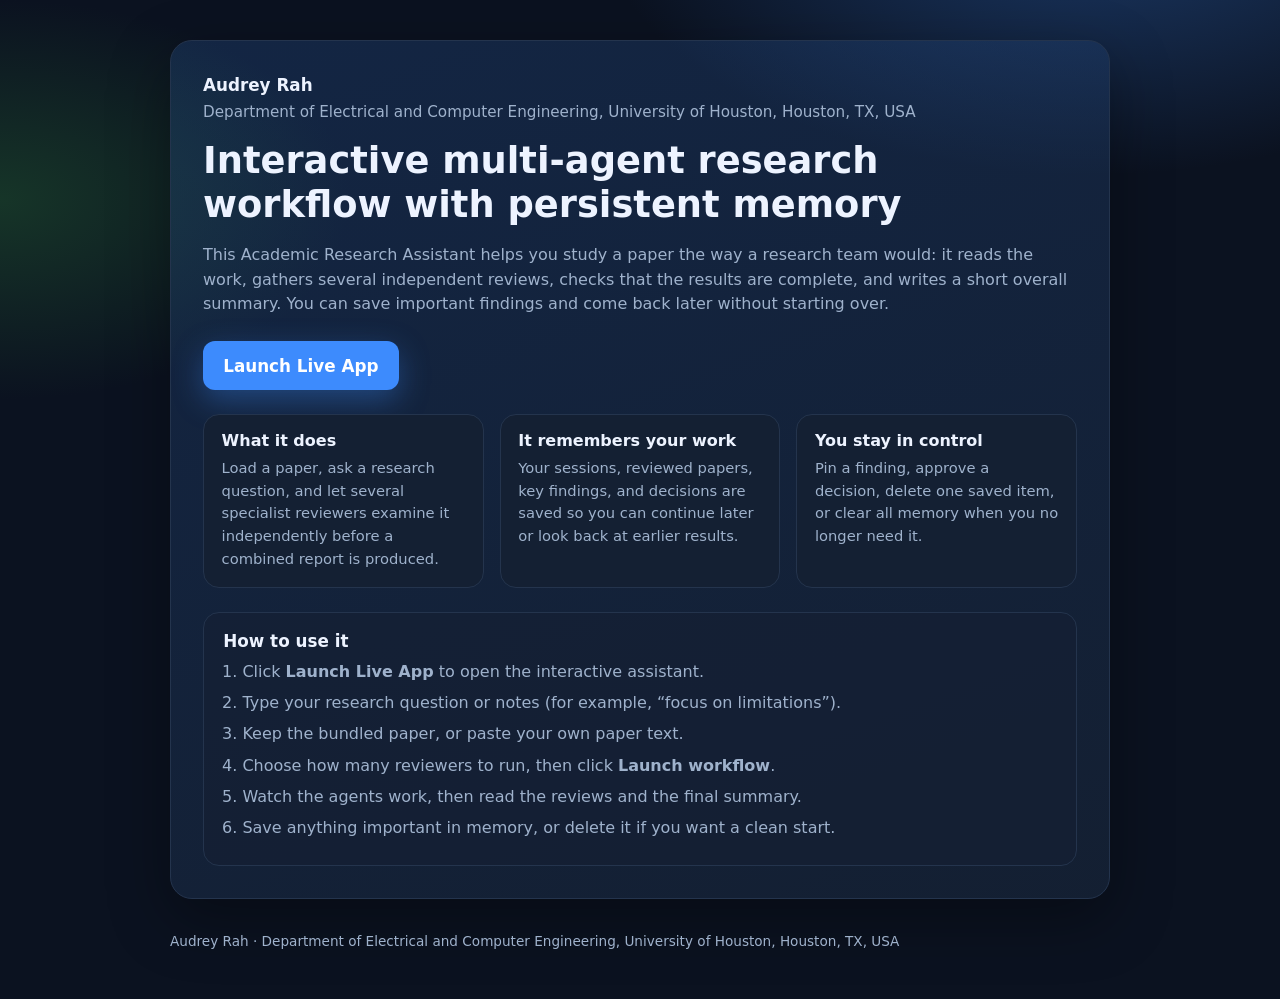
<file: docs/index.html>
<!DOCTYPE html>
<html lang="en">
<head>
  <meta charset="UTF-8" />
  <meta name="viewport" content="width=device-width, initial-scale=1" />
  <title>Academic Research Assistant</title>
  <meta name="description" content="Interactive Academic Research Assistant that helps you analyze papers, collect independent reviews, and remember your research across sessions." />
  <style>
    :root {
      --bg: #0b1220;
      --card: #142033;
      --ink: #edf3ff;
      --muted: #9fb2cc;
      --accent: #3d8bfd;
      --accent2: #56d3a0;
      --line: #24344d;
    }
    * { box-sizing: border-box; }
    body {
      margin: 0;
      font-family: "Segoe UI", system-ui, sans-serif;
      color: var(--ink);
      background:
        radial-gradient(900px 500px at 85% -10%, #1c3b6a 0%, transparent 55%),
        radial-gradient(700px 400px at 0% 20%, #163528 0%, transparent 50%),
        var(--bg);
      min-height: 100vh;
    }
    .wrap { max-width: 980px; margin: 0 auto; padding: 2.5rem 1.25rem 3rem; }
    .hero {
      background: linear-gradient(160deg, rgba(61,139,253,0.16), rgba(20,32,51,0.95));
      border: 1px solid var(--line);
      border-radius: 22px;
      padding: 2rem;
      box-shadow: 0 20px 60px rgba(0,0,0,0.35);
    }
    .author {
      color: var(--muted);
      font-size: 0.95rem;
      line-height: 1.45;
      margin-bottom: 1rem;
    }
    .author strong { color: var(--ink); display: block; font-size: 1.05rem; margin-bottom: 0.2rem; }
    h1 { margin: 0 0 0.75rem; font-size: clamp(1.6rem, 3vw, 2.3rem); line-height: 1.2; }
    p { color: var(--muted); line-height: 1.55; }
    .cta { display: flex; flex-wrap: wrap; gap: 0.75rem; margin-top: 1.5rem; }
    .btn {
      display: inline-flex;
      align-items: center;
      justify-content: center;
      text-decoration: none;
      border-radius: 12px;
      padding: 0.85rem 1.2rem;
      font-weight: 700;
      border: 1px solid transparent;
    }
    .btn-primary {
      background: var(--accent);
      color: white;
      box-shadow: 0 10px 30px rgba(61,139,253,0.35);
      font-size: 1.05rem;
    }
    .grid {
      display: grid;
      grid-template-columns: repeat(auto-fit, minmax(220px, 1fr));
      gap: 1rem;
      margin-top: 1.5rem;
    }
    .card {
      background: var(--card);
      border: 1px solid var(--line);
      border-radius: 16px;
      padding: 1rem 1.1rem;
    }
    .card h3 { margin: 0 0 0.4rem; font-size: 1rem; }
    .card p { margin: 0; font-size: 0.92rem; }
    .guide {
      margin-top: 1.5rem;
      padding: 1.1rem 1.2rem;
      border: 1px solid var(--line);
      border-radius: 16px;
      background: rgba(20, 32, 51, 0.65);
    }
    .guide h2 { margin: 0 0 0.6rem; font-size: 1.05rem; color: var(--ink); }
    .guide ol { margin: 0; padding-left: 1.2rem; color: var(--muted); }
    .guide li { margin: 0.45rem 0; line-height: 1.5; }
    footer { margin-top: 2rem; color: var(--muted); font-size: 0.85rem; line-height: 1.5; }
  </style>
</head>
<body>
  <div class="wrap">
    <section class="hero">
      <div class="author">
        <strong>Audrey Rah</strong>
        Department of Electrical and Computer Engineering, University of Houston, Houston, TX, USA
      </div>
      <h1>Interactive multi-agent research workflow with persistent memory</h1>
      <p>
        This Academic Research Assistant helps you study a paper the way a research team would:
        it reads the work, gathers several independent reviews, checks that the results are
        complete, and writes a short overall summary. You can save important findings and
        come back later without starting over.
      </p>
      <div class="cta">
        <a id="launchBtn" class="btn btn-primary" href="http://127.0.0.1:7860/" target="_blank" rel="noopener">
          Launch Live App
        </a>
      </div>
      <div class="grid">
        <div class="card">
          <h3>What it does</h3>
          <p>Load a paper, ask a research question, and let several specialist reviewers examine it independently before a combined report is produced.</p>
        </div>
        <div class="card">
          <h3>It remembers your work</h3>
          <p>Your sessions, reviewed papers, key findings, and decisions are saved so you can continue later or look back at earlier results.</p>
        </div>
        <div class="card">
          <h3>You stay in control</h3>
          <p>Pin a finding, approve a decision, delete one saved item, or clear all memory when you no longer need it.</p>
        </div>
      </div>
      <div class="guide">
        <h2>How to use it</h2>
        <ol>
          <li>Click <strong>Launch Live App</strong> to open the interactive assistant.</li>
          <li>Type your research question or notes (for example, “focus on limitations”).</li>
          <li>Keep the bundled paper, or paste your own paper text.</li>
          <li>Choose how many reviewers to run, then click <strong>Launch workflow</strong>.</li>
          <li>Watch the agents work, then read the reviews and the final summary.</li>
          <li>Save anything important in memory, or delete it if you want a clean start.</li>
        </ol>
      </div>
    </section>
    <footer>
      Audrey Rah · Department of Electrical and Computer Engineering, University of Houston, Houston, TX, USA
    </footer>
  </div>
  <script>
    (function () {
      const params = new URLSearchParams(location.search);
      const override = params.get("app");
      const btn = document.getElementById("launchBtn");
      if (override) {
        btn.setAttribute("href", override);
      }
    })();
  </script>
</body>
</html>
</file>
